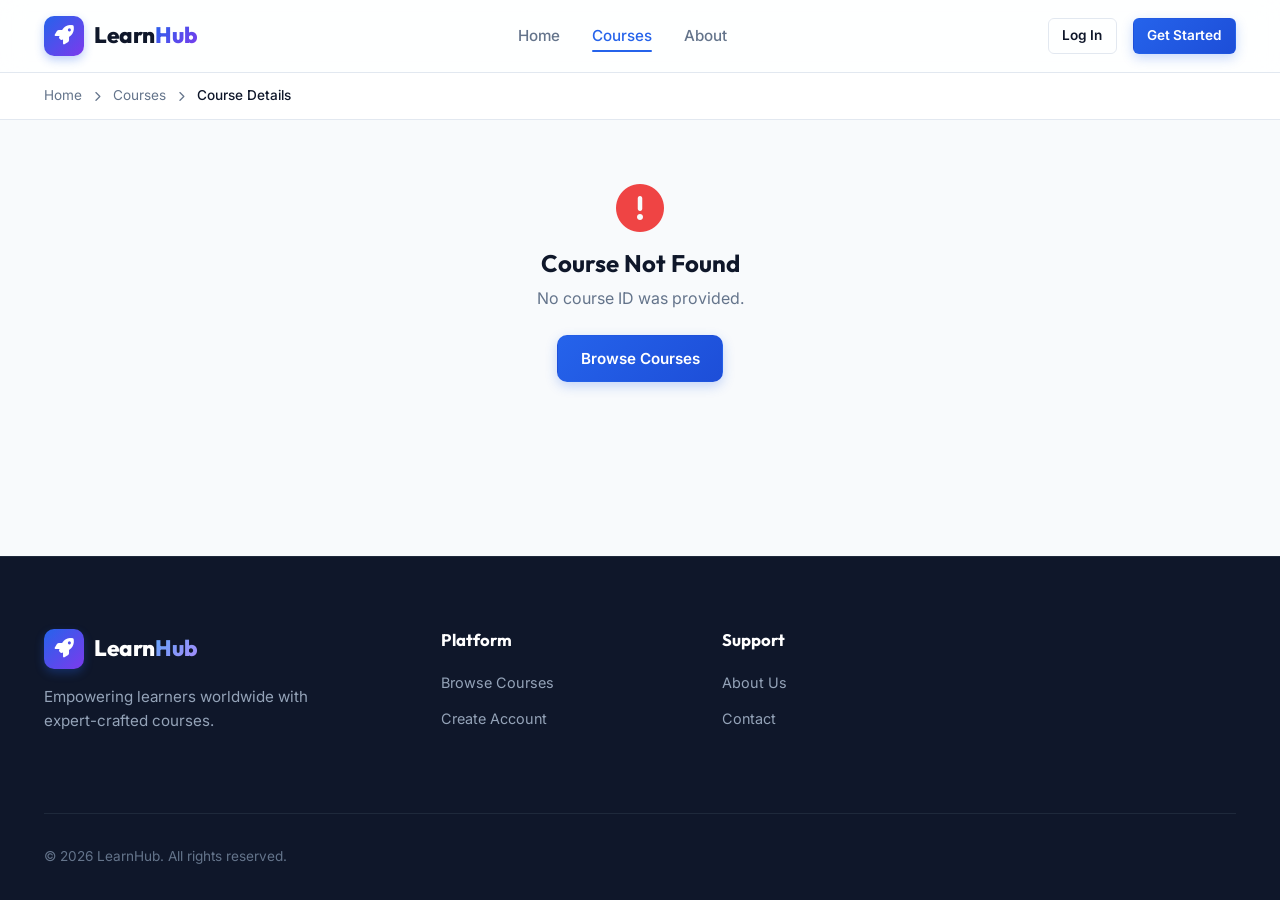
<file: online-learning-platform/frontend/course-details.html>
<!DOCTYPE html>
<html lang="en">
<head>
  <meta charset="UTF-8" />
  <meta name="viewport" content="width=device-width, initial-scale=1.0" />
  <title>Course Details – LearnHub</title>
  <meta name="description" content="View full course details, curriculum, instructor info, and enroll at LearnHub." />
  <link rel="preconnect" href="https://fonts.googleapis.com" />
  <link rel="preconnect" href="https://fonts.gstatic.com" crossorigin />
  <link href="https://fonts.googleapis.com/css2?family=Inter:wght@300;400;500;600;700&family=Outfit:wght@600;700;800;900&display=swap" rel="stylesheet" />
  <link rel="stylesheet" href="https://cdnjs.cloudflare.com/ajax/libs/font-awesome/6.6.0/css/all.min.css" />
  <link rel="stylesheet" href="css/style.css" />
</head>
<body>
  <nav class="navbar">
    <div class="container nav-container">
      <a href="index.html" class="brand-logo">
        <div class="logo-icon"><i class="fa-solid fa-rocket"></i></div>
        <span>Learn<span class="accent">Hub</span></span>
      </a>
      <ul class="nav-links">
        <li><a href="index.html" class="nav-link">Home</a></li>
        <li><a href="courses.html" class="nav-link active">Courses</a></li>
        <li><a href="index.html#about" class="nav-link">About</a></li>
      </ul>
      <div class="nav-auth" id="nav-auth-container">
        <div class="spinner" style="border-color:rgba(37,99,235,0.2);border-top-color:var(--primary);"></div>
      </div>
      <button class="nav-toggle"><i class="fa-solid fa-bars"></i></button>
    </div>
  </nav>

  <main>
    <!-- Breadcrumb -->
    <div style="background:#fff;border-bottom:1px solid var(--border);padding:0.75rem 0;">
      <div class="container" style="font-size:0.85rem;color:var(--text-muted);">
        <a href="index.html" style="color:var(--text-muted);">Home</a>
        <i class="fa-solid fa-chevron-right" style="font-size:0.65rem;margin:0 0.5rem;"></i>
        <a href="courses.html" style="color:var(--text-muted);">Courses</a>
        <i class="fa-solid fa-chevron-right" style="font-size:0.65rem;margin:0 0.5rem;"></i>
        <span style="color:var(--text-main);font-weight:500;">Course Details</span>
      </div>
    </div>

    <!-- All course detail content rendered by JS -->
    <div id="course-details-root"></div>
  </main>

  <footer class="footer">
    <div class="container">
      <div class="footer-grid">
        <div class="footer-about">
          <a href="index.html" class="brand-logo" style="color:#fff;">
            <div class="logo-icon"><i class="fa-solid fa-rocket"></i></div>
            <span>Learn<span style="background:linear-gradient(135deg,#60a5fa,#a78bfa);-webkit-background-clip:text;-webkit-text-fill-color:transparent;">Hub</span></span>
          </a>
          <p>Empowering learners worldwide with expert-crafted courses.</p>
        </div>
        <div class="footer-col"><h4>Platform</h4>
          <ul class="footer-links">
            <li><a href="courses.html">Browse Courses</a></li>
            <li><a href="register.html">Create Account</a></li>
          </ul>
        </div>
        <div class="footer-col"><h4>Support</h4>
          <ul class="footer-links">
            <li><a href="index.html#about">About Us</a></li>
            <li><a href="index.html#contact">Contact</a></li>
          </ul>
        </div>
        <div></div>
      </div>
      <div class="footer-bottom">
        <p>&copy; 2026 LearnHub. All rights reserved.</p>
      </div>
    </div>
  </footer>

  <div id="toast-container"></div>
  <script src="js/main.js"></script>
  <script src="js/courses.js"></script>
</body>
</html>
</file>
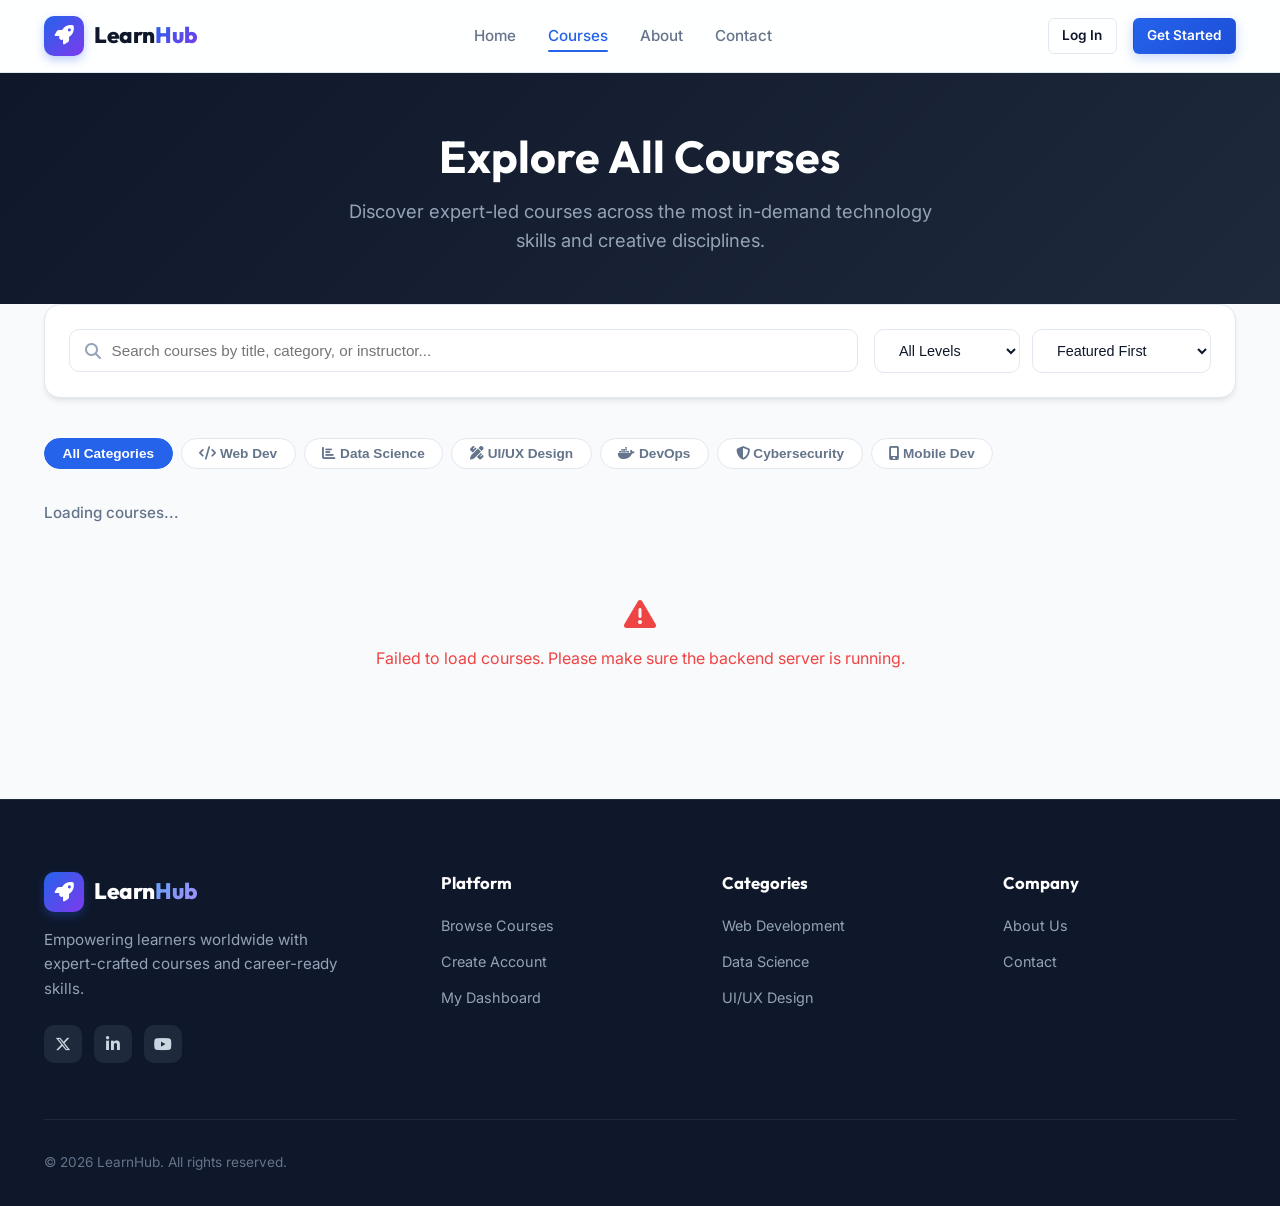
<file: online-learning-platform/frontend/courses.html>
<!DOCTYPE html>
<html lang="en">
<head>
  <meta charset="UTF-8" />
  <meta name="viewport" content="width=device-width, initial-scale=1.0" />
  <title>All Courses – LearnHub | Browse & Filter Expert Courses</title>
  <meta name="description" content="Browse LearnHub's full catalog of expert-led courses. Filter by category, difficulty, and sort by rating. Start learning today." />
  <link rel="preconnect" href="https://fonts.googleapis.com" />
  <link rel="preconnect" href="https://fonts.gstatic.com" crossorigin />
  <link href="https://fonts.googleapis.com/css2?family=Inter:wght@300;400;500;600;700&family=Outfit:wght@600;700;800;900&display=swap" rel="stylesheet" />
  <link rel="stylesheet" href="https://cdnjs.cloudflare.com/ajax/libs/font-awesome/6.6.0/css/all.min.css" />
  <link rel="stylesheet" href="css/style.css" />
</head>
<body>
  <!-- Navbar -->
  <nav class="navbar">
    <div class="container nav-container">
      <a href="index.html" class="brand-logo">
        <div class="logo-icon"><i class="fa-solid fa-rocket"></i></div>
        <span>Learn<span class="accent">Hub</span></span>
      </a>
      <ul class="nav-links">
        <li><a href="index.html" class="nav-link">Home</a></li>
        <li><a href="courses.html" class="nav-link active">Courses</a></li>
        <li><a href="index.html#about" class="nav-link">About</a></li>
        <li><a href="index.html#contact" class="nav-link">Contact</a></li>
      </ul>
      <div class="nav-auth" id="nav-auth-container">
        <div class="spinner" style="border-color:rgba(37,99,235,0.2);border-top-color:var(--primary);"></div>
      </div>
      <button class="nav-toggle"><i class="fa-solid fa-bars"></i></button>
    </div>
  </nav>

  <main>
    <!-- Page Header Banner -->
    <div class="page-header">
      <div class="container">
        <h1>Explore All Courses</h1>
        <p>Discover expert-led courses across the most in-demand technology skills and creative disciplines.</p>
      </div>
    </div>

    <section class="section" style="padding-top: 2rem;">
      <div class="container">
        <!-- Search & Filter Bar -->
        <div class="catalog-filter-bar">
          <div class="search-box">
            <i class="fa-solid fa-magnifying-glass"></i>
            <input type="text" id="catalog-search" class="search-input" placeholder="Search courses by title, category, or instructor..." />
          </div>

          <div class="filter-selects">
            <select id="filter-difficulty" class="select-control">
              <option value="all">All Levels</option>
              <option value="Beginner">Beginner</option>
              <option value="Intermediate">Intermediate</option>
              <option value="Advanced">Advanced</option>
              <option value="All Levels">Mixed Levels</option>
            </select>

            <select id="filter-sort" class="select-control">
              <option value="featured">Featured First</option>
              <option value="highest_rated">Highest Rated</option>
              <option value="newest">Newest</option>
              <option value="price_low">Price: Low to High</option>
              <option value="price_high">Price: High to Low</option>
            </select>
          </div>
        </div>

        <!-- Category Pills Filter -->
        <div class="category-pills">
          <button class="pill-btn active" data-category="all">All Categories</button>
          <button class="pill-btn" data-category="Web Development">
            <i class="fa-solid fa-code"></i> Web Dev
          </button>
          <button class="pill-btn" data-category="Data Science">
            <i class="fa-solid fa-chart-bar"></i> Data Science
          </button>
          <button class="pill-btn" data-category="UI/UX Design">
            <i class="fa-solid fa-pen-ruler"></i> UI/UX Design
          </button>
          <button class="pill-btn" data-category="Cloud & DevOps">
            <i class="fa-brands fa-docker"></i> DevOps
          </button>
          <button class="pill-btn" data-category="Cybersecurity">
            <i class="fa-solid fa-shield-halved"></i> Cybersecurity
          </button>
          <button class="pill-btn" data-category="Mobile Development">
            <i class="fa-solid fa-mobile-screen"></i> Mobile Dev
          </button>
        </div>

        <!-- Results Count -->
        <div style="display:flex;align-items:center;justify-content:space-between;margin-bottom:1.5rem;">
          <p id="results-count" style="color:var(--text-muted);font-size:0.95rem;font-weight:500;">Loading courses...</p>
        </div>

        <!-- Courses Grid -->
        <div class="courses-grid" id="courses-catalog-grid">
          <div style="grid-column:1/-1;text-align:center;padding:4rem;">
            <div class="spinner spinner-primary"></div>
            <p style="margin-top:1rem;color:var(--text-muted);">Loading your learning catalog...</p>
          </div>
        </div>
      </div>
    </section>
  </main>

  <!-- Footer -->
  <footer class="footer">
    <div class="container">
      <div class="footer-grid">
        <div class="footer-about">
          <a href="index.html" class="brand-logo" style="color:#fff;">
            <div class="logo-icon"><i class="fa-solid fa-rocket"></i></div>
            <span>Learn<span style="background:linear-gradient(135deg,#60a5fa,#a78bfa);-webkit-background-clip:text;-webkit-text-fill-color:transparent;">Hub</span></span>
          </a>
          <p>Empowering learners worldwide with expert-crafted courses and career-ready skills.</p>
          <div class="social-links">
            <a href="#" class="social-btn"><i class="fa-brands fa-x-twitter"></i></a>
            <a href="#" class="social-btn"><i class="fa-brands fa-linkedin-in"></i></a>
            <a href="#" class="social-btn"><i class="fa-brands fa-youtube"></i></a>
          </div>
        </div>
        <div class="footer-col"><h4>Platform</h4>
          <ul class="footer-links">
            <li><a href="courses.html">Browse Courses</a></li>
            <li><a href="register.html">Create Account</a></li>
            <li><a href="dashboard.html">My Dashboard</a></li>
          </ul>
        </div>
        <div class="footer-col"><h4>Categories</h4>
          <ul class="footer-links">
            <li><a href="courses.html?category=Web+Development">Web Development</a></li>
            <li><a href="courses.html?category=Data+Science">Data Science</a></li>
            <li><a href="courses.html?category=UI%2FUX+Design">UI/UX Design</a></li>
          </ul>
        </div>
        <div class="footer-col"><h4>Company</h4>
          <ul class="footer-links">
            <li><a href="index.html#about">About Us</a></li>
            <li><a href="index.html#contact">Contact</a></li>
          </ul>
        </div>
      </div>
      <div class="footer-bottom">
        <p>&copy; 2026 LearnHub. All rights reserved.</p>
      </div>
    </div>
  </footer>

  <div id="toast-container"></div>
  <script src="js/main.js"></script>
  <script src="js/courses.js"></script>
</body>
</html>
</file>
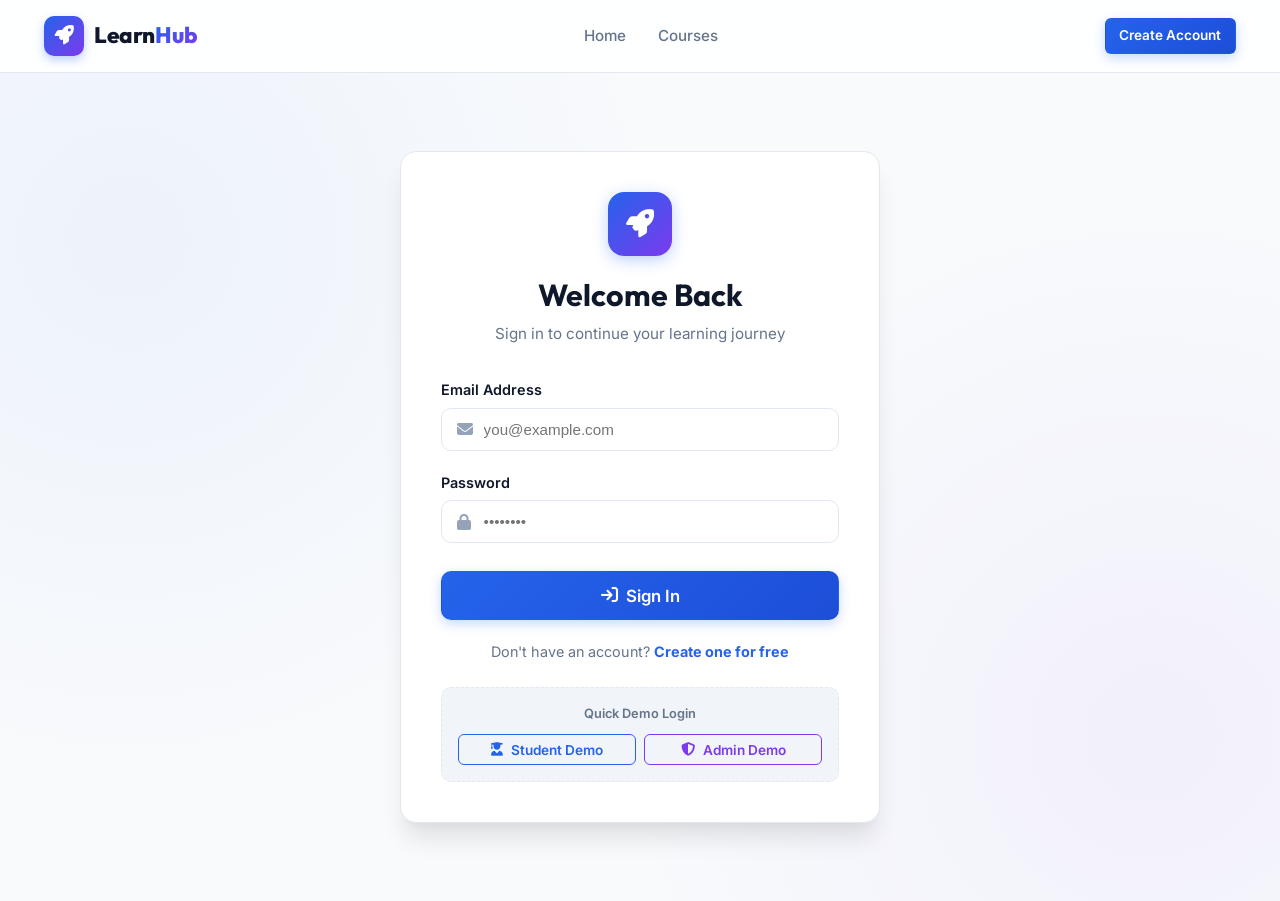
<file: online-learning-platform/frontend/lesson.html>
<!DOCTYPE html>
<html lang="en">
<head>
  <meta charset="UTF-8" />
  <meta name="viewport" content="width=device-width, initial-scale=1.0" />
  <title>Classroom – LearnHub</title>
  <meta name="description" content="Watch lessons and track your progress in the LearnHub interactive classroom." />
  <link rel="preconnect" href="https://fonts.googleapis.com" />
  <link rel="preconnect" href="https://fonts.gstatic.com" crossorigin />
  <link href="https://fonts.googleapis.com/css2?family=Inter:wght@300;400;500;600;700&family=Outfit:wght@600;700;800;900&display=swap" rel="stylesheet" />
  <link rel="stylesheet" href="https://cdnjs.cloudflare.com/ajax/libs/font-awesome/6.6.0/css/all.min.css" />
  <link rel="stylesheet" href="css/style.css" />
  <style>
    /* Remove body bottom padding for full-screen classroom feel */
    body { overflow: hidden; }
    main { overflow: hidden; }
    .classroom-layout { height: calc(100vh - 72px); }
    @media (max-width: 992px) {
      body { overflow: auto; }
      main { overflow: auto; }
      .classroom-layout { height: auto; }
    }
  </style>
</head>
<body>
  <!-- Minimal Classroom Navbar -->
  <nav class="navbar" style="position:fixed;top:0;left:0;right:0;z-index:1000;">
    <div class="container nav-container">
      <a href="index.html" class="brand-logo">
        <div class="logo-icon"><i class="fa-solid fa-rocket"></i></div>
        <span>Learn<span class="accent">Hub</span></span>
      </a>
      <div style="display:flex;align-items:center;gap:1rem;">
        <a href="dashboard.html" class="btn btn-sm btn-outline-primary">
          <i class="fa-solid fa-arrow-left"></i> My Dashboard
        </a>
        <div id="nav-auth-container">
          <div class="spinner" style="border-color:rgba(37,99,235,0.2);border-top-color:var(--primary);"></div>
        </div>
      </div>
    </div>
  </nav>

  <main style="padding-top:72px;">
    <!-- All classroom content rendered by lesson.js -->
    <div id="classroom-root">
      <div style="text-align:center;padding:8rem 0;background:#0f172a;min-height:calc(100vh - 72px);color:#fff;">
        <div class="spinner" style="border-color:rgba(255,255,255,0.2);border-top-color:#fff;width:48px;height:48px;border-width:3px;"></div>
        <p style="margin-top:1.5rem;color:#94a3b8;">Preparing your classroom...</p>
      </div>
    </div>
  </main>

  <div id="toast-container"></div>
  <script src="js/main.js"></script>
  <script src="js/lesson.js"></script>
</body>
</html>
</file>
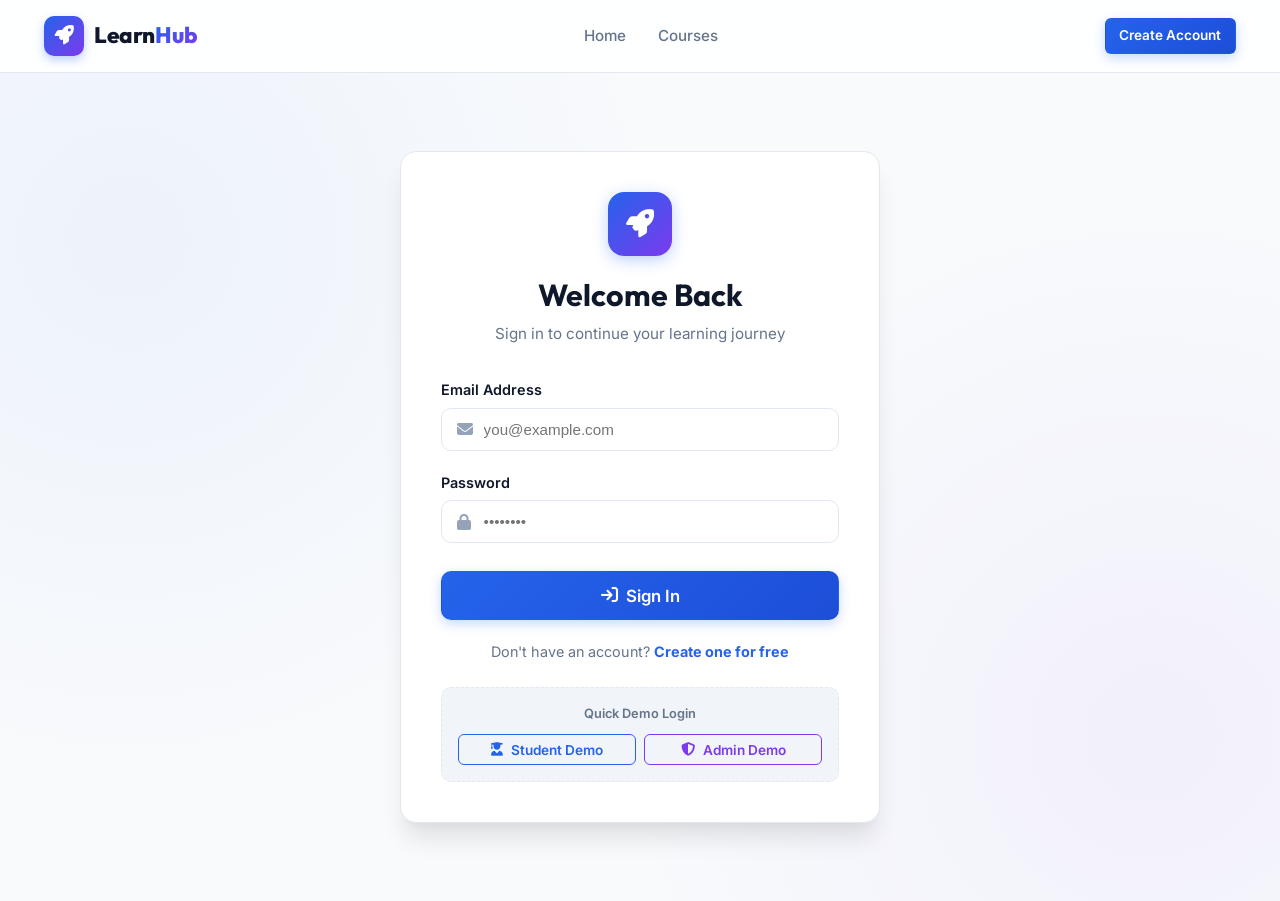
<file: online-learning-platform/frontend/login.html>
<!DOCTYPE html>
<html lang="en">
<head>
  <meta charset="UTF-8" />
  <meta name="viewport" content="width=device-width, initial-scale=1.0" />
  <title>Sign In – LearnHub</title>
  <meta name="description" content="Sign in to your LearnHub account to continue learning." />
  <link rel="preconnect" href="https://fonts.googleapis.com" />
  <link rel="preconnect" href="https://fonts.gstatic.com" crossorigin />
  <link href="https://fonts.googleapis.com/css2?family=Inter:wght@300;400;500;600;700&family=Outfit:wght@600;700;800;900&display=swap" rel="stylesheet" />
  <link rel="stylesheet" href="https://cdnjs.cloudflare.com/ajax/libs/font-awesome/6.6.0/css/all.min.css" />
  <link rel="stylesheet" href="css/style.css" />
</head>
<body>
  <nav class="navbar">
    <div class="container nav-container">
      <a href="index.html" class="brand-logo">
        <div class="logo-icon"><i class="fa-solid fa-rocket"></i></div>
        <span>Learn<span class="accent">Hub</span></span>
      </a>
      <ul class="nav-links">
        <li><a href="index.html" class="nav-link">Home</a></li>
        <li><a href="courses.html" class="nav-link">Courses</a></li>
      </ul>
      <div class="nav-auth">
        <a href="register.html" class="btn btn-primary btn-sm">Create Account</a>
      </div>
      <button class="nav-toggle"><i class="fa-solid fa-bars"></i></button>
    </div>
  </nav>

  <main>
    <div class="auth-wrapper">
      <div class="auth-card">
        <div class="auth-header">
          <div style="width:64px;height:64px;border-radius:var(--radius-lg);background:linear-gradient(135deg,var(--primary),var(--secondary));display:flex;align-items:center;justify-content:center;margin:0 auto 1.25rem;box-shadow:0 4px 15px rgba(37,99,235,0.3);">
            <i class="fa-solid fa-rocket" style="font-size:1.75rem;color:#fff;"></i>
          </div>
          <h2>Welcome Back</h2>
          <p>Sign in to continue your learning journey</p>
        </div>

        <form id="login-form" novalidate>
          <div class="form-group">
            <label class="form-label" for="login-email">Email Address</label>
            <div class="input-icon-wrap">
              <i class="fa-solid fa-envelope"></i>
              <input type="email" id="login-email" class="form-control" placeholder="you@example.com" autocomplete="email" required />
            </div>
          </div>

          <div class="form-group">
            <label class="form-label" for="login-password">Password</label>
            <div class="input-icon-wrap">
              <i class="fa-solid fa-lock"></i>
              <input type="password" id="login-password" class="form-control" placeholder="••••••••" autocomplete="current-password" required />
            </div>
          </div>

          <button type="submit" id="login-submit-btn" class="btn btn-primary btn-block btn-lg" style="margin-top:0.5rem;">
            <i class="fa-solid fa-arrow-right-to-bracket"></i> Sign In
          </button>
        </form>

        <p style="text-align:center;margin-top:1.25rem;font-size:0.9rem;color:var(--text-muted);">
          Don't have an account?
          <a href="register.html" style="font-weight:700;">Create one for free</a>
        </p>

        <!-- Demo Quick-Login -->
        <div class="demo-login-box">
          <p>Quick Demo Login</p>
          <div class="demo-buttons-wrap">
            <button onclick="fillDemoCredentials('student')" class="btn btn-sm btn-outline-primary btn-block">
              <i class="fa-solid fa-user-graduate"></i> Student Demo
            </button>
            <button onclick="fillDemoCredentials('admin')" class="btn btn-sm btn-outline btn-block" style="border-color:var(--secondary);color:var(--secondary);">
              <i class="fa-solid fa-shield-halved"></i> Admin Demo
            </button>
          </div>
        </div>
      </div>
    </div>
  </main>

  <div id="toast-container"></div>
  <script src="js/main.js"></script>
  <script src="js/auth.js"></script>
</body>
</html>
</file>
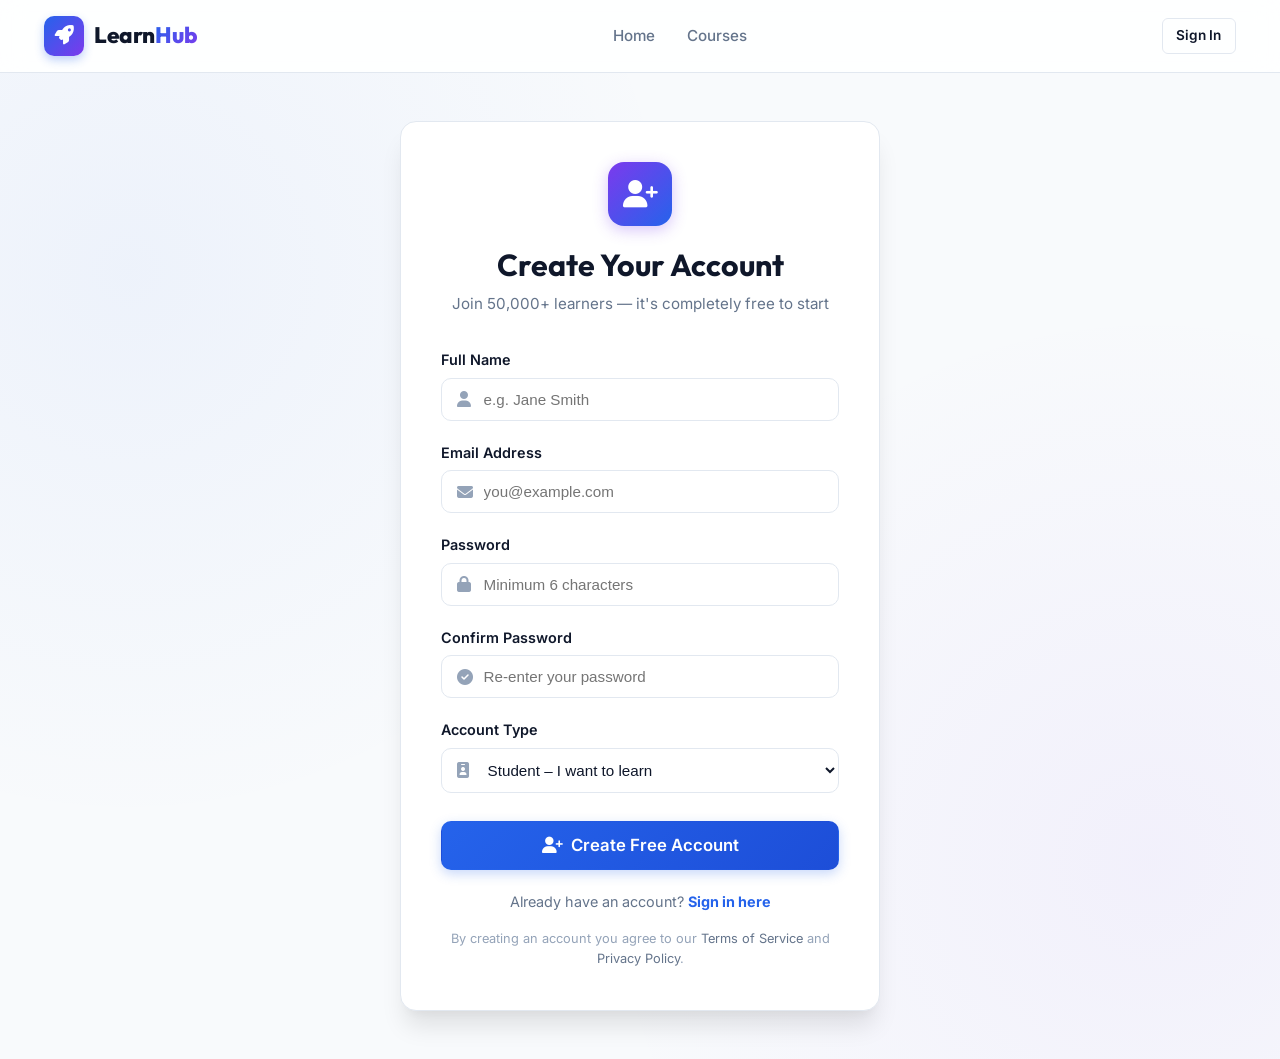
<file: online-learning-platform/frontend/register.html>
<!DOCTYPE html>
<html lang="en">
<head>
  <meta charset="UTF-8" />
  <meta name="viewport" content="width=device-width, initial-scale=1.0" />
  <title>Create Account – LearnHub</title>
  <meta name="description" content="Register for free on LearnHub and start your learning journey today." />
  <link rel="preconnect" href="https://fonts.googleapis.com" />
  <link rel="preconnect" href="https://fonts.gstatic.com" crossorigin />
  <link href="https://fonts.googleapis.com/css2?family=Inter:wght@300;400;500;600;700&family=Outfit:wght@600;700;800;900&display=swap" rel="stylesheet" />
  <link rel="stylesheet" href="https://cdnjs.cloudflare.com/ajax/libs/font-awesome/6.6.0/css/all.min.css" />
  <link rel="stylesheet" href="css/style.css" />
</head>
<body>
  <nav class="navbar">
    <div class="container nav-container">
      <a href="index.html" class="brand-logo">
        <div class="logo-icon"><i class="fa-solid fa-rocket"></i></div>
        <span>Learn<span class="accent">Hub</span></span>
      </a>
      <ul class="nav-links">
        <li><a href="index.html" class="nav-link">Home</a></li>
        <li><a href="courses.html" class="nav-link">Courses</a></li>
      </ul>
      <div class="nav-auth">
        <a href="login.html" class="btn btn-outline btn-sm">Sign In</a>
      </div>
      <button class="nav-toggle"><i class="fa-solid fa-bars"></i></button>
    </div>
  </nav>

  <main>
    <div class="auth-wrapper">
      <div class="auth-card">
        <div class="auth-header">
          <div style="width:64px;height:64px;border-radius:var(--radius-lg);background:linear-gradient(135deg,var(--secondary),var(--primary));display:flex;align-items:center;justify-content:center;margin:0 auto 1.25rem;box-shadow:0 4px 15px rgba(124,58,237,0.3);">
            <i class="fa-solid fa-user-plus" style="font-size:1.75rem;color:#fff;"></i>
          </div>
          <h2>Create Your Account</h2>
          <p>Join 50,000+ learners — it's completely free to start</p>
        </div>

        <form id="register-form" novalidate>
          <div class="form-group">
            <label class="form-label" for="reg-name">Full Name</label>
            <div class="input-icon-wrap">
              <i class="fa-solid fa-user"></i>
              <input type="text" id="reg-name" class="form-control" placeholder="e.g. Jane Smith" autocomplete="name" required />
            </div>
          </div>

          <div class="form-group">
            <label class="form-label" for="reg-email">Email Address</label>
            <div class="input-icon-wrap">
              <i class="fa-solid fa-envelope"></i>
              <input type="email" id="reg-email" class="form-control" placeholder="you@example.com" autocomplete="email" required />
            </div>
          </div>

          <div class="form-group">
            <label class="form-label" for="reg-password">Password</label>
            <div class="input-icon-wrap">
              <i class="fa-solid fa-lock"></i>
              <input type="password" id="reg-password" class="form-control" placeholder="Minimum 6 characters" autocomplete="new-password" required />
            </div>
          </div>

          <div class="form-group">
            <label class="form-label" for="reg-confirm-password">Confirm Password</label>
            <div class="input-icon-wrap">
              <i class="fa-solid fa-check-circle"></i>
              <input type="password" id="reg-confirm-password" class="form-control" placeholder="Re-enter your password" autocomplete="new-password" required />
            </div>
          </div>

          <div class="form-group">
            <label class="form-label" for="reg-role">Account Type</label>
            <div class="input-icon-wrap">
              <i class="fa-solid fa-id-badge"></i>
              <select id="reg-role" class="form-control select-control" style="padding-left:2.6rem;">
                <option value="student">Student – I want to learn</option>
                <option value="admin">Admin – I want to manage courses</option>
              </select>
            </div>
          </div>

          <button type="submit" id="register-submit-btn" class="btn btn-primary btn-block btn-lg" style="margin-top:0.5rem;">
            <i class="fa-solid fa-user-plus"></i> Create Free Account
          </button>
        </form>

        <p style="text-align:center;margin-top:1.25rem;font-size:0.9rem;color:var(--text-muted);">
          Already have an account?
          <a href="login.html" style="font-weight:700;">Sign in here</a>
        </p>

        <p style="text-align:center;margin-top:1rem;font-size:0.8rem;color:var(--text-light);">
          By creating an account you agree to our
          <a href="#" style="color:var(--text-muted);">Terms of Service</a> and
          <a href="#" style="color:var(--text-muted);">Privacy Policy</a>.
        </p>
      </div>
    </div>
  </main>

  <div id="toast-container"></div>
  <script src="js/main.js"></script>
  <script src="js/auth.js"></script>
</body>
</html>
</file>
<file: online-learning-platform/frontend/css/style.css>
/* ==========================================================================
   LearnHub - Modern Online Learning Platform Stylesheet
   Color Palette: Deep Royal Blue, Electric Indigo, Slate, Purple Accents
   ========================================================================== */

:root {
  /* Brand Colors */
  --primary: #2563eb;
  --primary-hover: #1d4ed8;
  --primary-light: #eff6ff;
  --secondary: #7c3aed;
  --secondary-hover: #6d28d9;
  --secondary-light: #f5f3ff;
  --accent: #06b6d4;
  --accent-light: #ecfeff;
  
  /* Status Colors */
  --success: #10b981;
  --success-light: #ecfdf5;
  --warning: #f59e0b;
  --warning-light: #fffbeb;
  --danger: #ef4444;
  --danger-light: #fef2f2;
  
  /* Neutral Palette */
  --bg-body: #f8fafc;
  --bg-card: #ffffff;
  --bg-alt: #f1f5f9;
  --text-main: #0f172a;
  --text-muted: #64748b;
  --text-light: #94a3b8;
  --border: #e2e8f0;
  --border-focus: #3b82f6;
  
  /* Glassmorphism & Elevation */
  --shadow-sm: 0 1px 2px 0 rgba(0, 0, 0, 0.05);
  --shadow-md: 0 4px 6px -1px rgba(0, 0, 0, 0.08), 0 2px 4px -2px rgba(0, 0, 0, 0.05);
  --shadow-lg: 0 10px 15px -3px rgba(0, 0, 0, 0.08), 0 4px 6px -4px rgba(0, 0, 0, 0.04);
  --shadow-xl: 0 20px 25px -5px rgba(0, 0, 0, 0.1), 0 8px 10px -6px rgba(0, 0, 0, 0.04);
  --glass-bg: rgba(255, 255, 255, 0.85);
  --glass-border: rgba(255, 255, 255, 0.3);
  
  /* Typography & Radius */
  --font-sans: 'Inter', -apple-system, BlinkMacSystemFont, 'Segoe UI', Roboto, sans-serif;
  --font-heading: 'Outfit', 'Inter', sans-serif;
  --radius-sm: 6px;
  --radius-md: 10px;
  --radius-lg: 16px;
  --radius-full: 9999px;
  
  --transition: all 0.25s cubic-bezier(0.4, 0, 0.2, 1);
}

/* Base Reset */
*, *::before, *::after {
  box-sizing: border-box;
  margin: 0;
  padding: 0;
}

html {
  scroll-behavior: smooth;
  font-size: 16px;
}

body {
  font-family: var(--font-sans);
  background-color: var(--bg-body);
  color: var(--text-main);
  line-height: 1.6;
  min-height: 100vh;
  display: flex;
  flex-direction: column;
  -webkit-font-smoothing: antialiased;
}

main {
  flex: 1;
}

h1, h2, h3, h4, h5, h6 {
  font-family: var(--font-heading);
  font-weight: 700;
  line-height: 1.25;
  color: var(--text-main);
}

a {
  color: var(--primary);
  text-decoration: none;
  transition: var(--transition);
}

a:hover {
  color: var(--primary-hover);
}

img {
  max-width: 100%;
  height: auto;
  display: block;
}

/* Layout Container */
.container {
  width: 100%;
  max-width: 1240px;
  margin: 0 auto;
  padding: 0 1.5rem;
}

/* ==========================================================================
   Navigation Bar
   ========================================================================== */
.navbar {
  position: sticky;
  top: 0;
  z-index: 1000;
  background: var(--glass-bg);
  backdrop-filter: blur(12px);
  -webkit-backdrop-filter: blur(12px);
  border-bottom: 1px solid var(--border);
  transition: var(--transition);
}

.nav-container {
  display: flex;
  align-items: center;
  justify-content: space-between;
  height: 72px;
}

.brand-logo {
  display: flex;
  align-items: center;
  gap: 0.6rem;
  font-family: var(--font-heading);
  font-size: 1.4rem;
  font-weight: 800;
  color: var(--text-main);
}

.brand-logo .logo-icon {
  width: 40px;
  height: 40px;
  border-radius: var(--radius-md);
  background: linear-gradient(135deg, var(--primary), var(--secondary));
  display: flex;
  align-items: center;
  justify-content: center;
  color: #fff;
  font-size: 1.2rem;
  box-shadow: 0 4px 10px rgba(37, 99, 235, 0.3);
}

.brand-logo span.accent {
  background: linear-gradient(135deg, var(--primary), var(--secondary));
  -webkit-background-clip: text;
  -webkit-text-fill-color: transparent;
}

.nav-links {
  display: flex;
  align-items: center;
  gap: 2rem;
  list-style: none;
}

.nav-link {
  font-size: 0.95rem;
  font-weight: 500;
  color: var(--text-muted);
  position: relative;
  padding: 0.4rem 0;
}

.nav-link:hover, .nav-link.active {
  color: var(--primary);
}

.nav-link.active::after {
  content: '';
  position: absolute;
  bottom: 0;
  left: 0;
  width: 100%;
  height: 2px;
  background: var(--primary);
  border-radius: var(--radius-full);
}

.nav-auth {
  display: flex;
  align-items: center;
  gap: 1rem;
}

/* User Profile Badge in Nav */
.user-menu-btn {
  display: flex;
  align-items: center;
  gap: 0.6rem;
  padding: 0.4rem 0.8rem;
  background: var(--bg-alt);
  border-radius: var(--radius-full);
  border: 1px solid var(--border);
  cursor: pointer;
  transition: var(--transition);
}

.user-menu-btn:hover {
  background: var(--primary-light);
  border-color: var(--primary);
}

.user-avatar {
  width: 32px;
  height: 32px;
  border-radius: 50%;
  object-fit: cover;
  border: 2px solid #fff;
}

.user-name {
  font-size: 0.9rem;
  font-weight: 600;
  color: var(--text-main);
}

.nav-toggle {
  display: none;
  background: none;
  border: none;
  font-size: 1.4rem;
  color: var(--text-main);
  cursor: pointer;
}

/* ==========================================================================
   Buttons & UI Elements
   ========================================================================== */
.btn {
  display: inline-flex;
  align-items: center;
  justify-content: center;
  gap: 0.5rem;
  font-family: var(--font-sans);
  font-size: 0.95rem;
  font-weight: 600;
  padding: 0.65rem 1.4rem;
  border-radius: var(--radius-md);
  border: 1px solid transparent;
  cursor: pointer;
  transition: var(--transition);
  text-decoration: none;
  white-space: nowrap;
}

.btn-primary {
  background: linear-gradient(135deg, var(--primary), var(--primary-hover));
  color: #fff;
  box-shadow: 0 4px 12px rgba(37, 99, 235, 0.25);
}

.btn-primary:hover {
  color: #fff;
  background: linear-gradient(135deg, var(--primary-hover), #172554);
  transform: translateY(-1px);
  box-shadow: 0 6px 16px rgba(37, 99, 235, 0.35);
}

.btn-secondary {
  background: linear-gradient(135deg, var(--secondary), var(--secondary-hover));
  color: #fff;
  box-shadow: 0 4px 12px rgba(124, 58, 237, 0.25);
}

.btn-secondary:hover {
  color: #fff;
  transform: translateY(-1px);
  box-shadow: 0 6px 16px rgba(124, 58, 237, 0.35);
}

.btn-outline {
  background: transparent;
  border-color: var(--border);
  color: var(--text-main);
}

.btn-outline:hover {
  background: var(--bg-alt);
  border-color: var(--text-muted);
  color: var(--text-main);
}

.btn-outline-primary {
  background: transparent;
  border-color: var(--primary);
  color: var(--primary);
}

.btn-outline-primary:hover {
  background: var(--primary-light);
  color: var(--primary-hover);
}

.btn-danger {
  background: var(--danger);
  color: #fff;
}

.btn-danger:hover {
  background: #dc2626;
  color: #fff;
}

.btn-sm {
  padding: 0.4rem 0.85rem;
  font-size: 0.85rem;
  border-radius: var(--radius-sm);
}

.btn-lg {
  padding: 0.85rem 1.8rem;
  font-size: 1.05rem;
  border-radius: var(--radius-md);
}

.btn-block {
  width: 100%;
}

.btn:disabled {
  opacity: 0.6;
  cursor: not-allowed;
  transform: none !important;
}

/* Badges */
.badge {
  display: inline-flex;
  align-items: center;
  gap: 0.3rem;
  font-size: 0.75rem;
  font-weight: 700;
  padding: 0.25rem 0.65rem;
  border-radius: var(--radius-full);
  text-transform: uppercase;
  letter-spacing: 0.05em;
}

.badge-primary { background: var(--primary-light); color: var(--primary); }
.badge-secondary { background: var(--secondary-light); color: var(--secondary); }
.badge-success { background: var(--success-light); color: var(--success); }
.badge-warning { background: var(--warning-light); color: var(--warning); }
.badge-danger { background: var(--danger-light); color: var(--danger); }
.badge-featured {
  background: linear-gradient(135deg, #f59e0b, #d97706);
  color: #fff;
}

/* ==========================================================================
   Toast Notifications
   ========================================================================== */
#toast-container {
  position: fixed;
  top: 1.5rem;
  right: 1.5rem;
  z-index: 9999;
  display: flex;
  flex-direction: column;
  gap: 0.75rem;
  pointer-events: none;
}

.toast {
  pointer-events: auto;
  min-width: 320px;
  max-width: 420px;
  padding: 1rem 1.25rem;
  background: #fff;
  border-radius: var(--radius-md);
  box-shadow: var(--shadow-xl);
  display: flex;
  align-items: flex-start;
  gap: 0.8rem;
  border-left: 4px solid var(--primary);
  animation: slideInRight 0.3s ease forwards;
  transition: var(--transition);
}

.toast.toast-success { border-left-color: var(--success); }
.toast.toast-error { border-left-color: var(--danger); }
.toast.toast-info { border-left-color: var(--accent); }
.toast.toast-warning { border-left-color: var(--warning); }

.toast-icon {
  font-size: 1.2rem;
  margin-top: 2px;
}
.toast-success .toast-icon { color: var(--success); }
.toast-error .toast-icon { color: var(--danger); }
.toast-info .toast-icon { color: var(--accent); }
.toast-warning .toast-icon { color: var(--warning); }

.toast-body {
  flex: 1;
}

.toast-title {
  font-weight: 700;
  font-size: 0.9rem;
  margin-bottom: 0.15rem;
}

.toast-message {
  font-size: 0.85rem;
  color: var(--text-muted);
}

.toast-close {
  background: none;
  border: none;
  color: var(--text-light);
  cursor: pointer;
  font-size: 0.9rem;
}

.toast-close:hover {
  color: var(--text-main);
}

@keyframes slideInRight {
  from {
    opacity: 0;
    transform: translateX(50px);
  }
  to {
    opacity: 1;
    transform: translateX(0);
  }
}

/* ==========================================================================
   Hero Section (Home Page)
   ========================================================================== */
.hero {
  position: relative;
  padding: 5rem 0 4rem;
  overflow: hidden;
  background: radial-gradient(circle at 10% 20%, rgba(37, 99, 235, 0.08) 0%, transparent 40%),
              radial-gradient(circle at 90% 80%, rgba(124, 58, 237, 0.08) 0%, transparent 40%);
}

.hero-grid {
  display: grid;
  grid-template-columns: 1.15fr 0.85fr;
  align-items: center;
  gap: 3.5rem;
}

.hero-tag {
  display: inline-flex;
  align-items: center;
  gap: 0.5rem;
  padding: 0.4rem 1rem;
  background: var(--primary-light);
  border: 1px solid rgba(37, 99, 235, 0.2);
  border-radius: var(--radius-full);
  color: var(--primary);
  font-size: 0.85rem;
  font-weight: 700;
  margin-bottom: 1.5rem;
}

.hero-title {
  font-size: 3.4rem;
  letter-spacing: -0.03em;
  line-height: 1.15;
  margin-bottom: 1.5rem;
}

.hero-title span.highlight {
  background: linear-gradient(135deg, var(--primary) 0%, var(--secondary) 100%);
  -webkit-background-clip: text;
  -webkit-text-fill-color: transparent;
}

.hero-description {
  font-size: 1.15rem;
  color: var(--text-muted);
  margin-bottom: 2rem;
  max-width: 580px;
}

.hero-actions {
  display: flex;
  align-items: center;
  gap: 1rem;
  flex-wrap: wrap;
  margin-bottom: 2.5rem;
}

.hero-stats {
  display: flex;
  align-items: center;
  gap: 2.5rem;
  padding-top: 1.5rem;
  border-top: 1px solid var(--border);
}

.stat-item .stat-num {
  font-family: var(--font-heading);
  font-size: 1.8rem;
  font-weight: 800;
  color: var(--text-main);
  line-height: 1;
}

.stat-item .stat-label {
  font-size: 0.85rem;
  color: var(--text-muted);
  margin-top: 0.3rem;
}

/* Hero Right Visuals */
.hero-visual {
  position: relative;
}

.hero-image-wrapper {
  position: relative;
  border-radius: var(--radius-lg);
  overflow: hidden;
  box-shadow: var(--shadow-xl);
  border: 4px solid #fff;
}

.hero-image-wrapper img {
  width: 100%;
  height: 440px;
  object-fit: cover;
  transition: transform 0.5s ease;
}

.hero-image-wrapper:hover img {
  transform: scale(1.03);
}

.floating-badge {
  position: absolute;
  background: var(--glass-bg);
  backdrop-filter: blur(12px);
  padding: 0.85rem 1.25rem;
  border-radius: var(--radius-md);
  box-shadow: var(--shadow-lg);
  border: 1px solid var(--glass-border);
  display: flex;
  align-items: center;
  gap: 0.8rem;
  animation: floatSlow 4s ease-in-out infinite;
}

.floating-badge.badge-top {
  top: -20px;
  right: -20px;
  animation-delay: 0s;
}

.floating-badge.badge-bottom {
  bottom: -20px;
  left: -20px;
  animation-delay: 2s;
}

.floating-badge .badge-icon {
  width: 42px;
  height: 42px;
  border-radius: var(--radius-md);
  display: flex;
  align-items: center;
  justify-content: center;
  color: #fff;
  font-size: 1.2rem;
}

.badge-top .badge-icon { background: var(--success); }
.badge-bottom .badge-icon { background: var(--secondary); }

.floating-badge h5 {
  font-size: 0.95rem;
  margin-bottom: 0.1rem;
}

.floating-badge p {
  font-size: 0.75rem;
  color: var(--text-muted);
}

@keyframes floatSlow {
  0%, 100% { transform: translateY(0); }
  50% { transform: translateY(-8px); }
}

/* ==========================================================================
   Section Headers & Cards
   ========================================================================== */
.section {
  padding: 5rem 0;
}

.section-alt {
  background-color: var(--bg-alt);
}

.section-header {
  text-align: center;
  max-width: 680px;
  margin: 0 auto 3.5rem;
}

.section-tag {
  color: var(--primary);
  font-size: 0.85rem;
  font-weight: 700;
  text-transform: uppercase;
  letter-spacing: 0.08em;
  margin-bottom: 0.5rem;
}

.section-title {
  font-size: 2.3rem;
  margin-bottom: 1rem;
}

.section-subtitle {
  font-size: 1.05rem;
  color: var(--text-muted);
}

/* Course Cards Grid */
.courses-grid {
  display: grid;
  grid-template-columns: repeat(auto-fill, minmax(320px, 1fr));
  gap: 2rem;
}

.course-card {
  background: var(--bg-card);
  border-radius: var(--radius-lg);
  border: 1px solid var(--border);
  overflow: hidden;
  box-shadow: var(--shadow-sm);
  display: flex;
  flex-direction: column;
  transition: var(--transition);
  position: relative;
}

.course-card:hover {
  transform: translateY(-6px);
  box-shadow: var(--shadow-xl);
  border-color: rgba(37, 99, 235, 0.3);
}

.card-thumbnail-wrap {
  position: relative;
  height: 200px;
  overflow: hidden;
}

.card-thumbnail-wrap img {
  width: 100%;
  height: 100%;
  object-fit: cover;
  transition: transform 0.5s ease;
}

.course-card:hover .card-thumbnail-wrap img {
  transform: scale(1.05);
}

.card-category-badge {
  position: absolute;
  top: 1rem;
  left: 1rem;
  background: rgba(15, 23, 42, 0.75);
  backdrop-filter: blur(4px);
  color: #fff;
  padding: 0.3rem 0.7rem;
  border-radius: var(--radius-full);
  font-size: 0.75rem;
  font-weight: 600;
}

.card-featured-badge {
  position: absolute;
  top: 1rem;
  right: 1rem;
}

.card-content {
  padding: 1.5rem;
  display: flex;
  flex-direction: column;
  flex: 1;
}

.card-meta {
  display: flex;
  align-items: center;
  justify-content: space-between;
  margin-bottom: 0.8rem;
  font-size: 0.8rem;
  color: var(--text-muted);
}

.card-meta span {
  display: flex;
  align-items: center;
  gap: 0.35rem;
}

.course-card .card-title {
  font-size: 1.2rem;
  margin-bottom: 0.6rem;
  line-height: 1.4;
  color: var(--text-main);
  transition: var(--transition);
}

.course-card:hover .card-title {
  color: var(--primary);
}

.card-desc {
  font-size: 0.9rem;
  color: var(--text-muted);
  margin-bottom: 1.25rem;
  line-height: 1.5;
  display: -webkit-box;
  -webkit-line-clamp: 2;
  -webkit-box-orient: vertical;
  overflow: hidden;
}

.card-instructor {
  display: flex;
  align-items: center;
  gap: 0.7rem;
  margin-bottom: 1.25rem;
  padding-bottom: 1rem;
  border-bottom: 1px solid var(--border);
}

.card-instructor img {
  width: 32px;
  height: 32px;
  border-radius: 50%;
  object-fit: cover;
}

.card-instructor .inst-info {
  font-size: 0.85rem;
}

.card-instructor .inst-name {
  font-weight: 600;
  color: var(--text-main);
}

.card-footer {
  margin-top: auto;
  display: flex;
  align-items: center;
  justify-content: space-between;
}

.card-price {
  font-family: var(--font-heading);
  font-size: 1.35rem;
  font-weight: 800;
  color: var(--primary);
}

.card-rating {
  display: flex;
  align-items: center;
  gap: 0.3rem;
  font-size: 0.85rem;
  font-weight: 700;
}

.rating-stars {
  color: #f59e0b;
}

/* ==========================================================================
   Categories & Features
   ========================================================================== */
.categories-grid {
  display: grid;
  grid-template-columns: repeat(auto-fill, minmax(260px, 1fr));
  gap: 1.5rem;
}

.category-card {
  background: var(--bg-card);
  padding: 1.75rem;
  border-radius: var(--radius-lg);
  border: 1px solid var(--border);
  box-shadow: var(--shadow-sm);
  transition: var(--transition);
  display: flex;
  align-items: center;
  gap: 1.25rem;
  cursor: pointer;
}

.category-card:hover {
  transform: translateY(-4px);
  border-color: var(--primary);
  box-shadow: var(--shadow-md);
  background: #fff;
}

.category-icon {
  width: 54px;
  height: 54px;
  border-radius: var(--radius-md);
  background: var(--primary-light);
  color: var(--primary);
  display: flex;
  align-items: center;
  justify-content: center;
  font-size: 1.5rem;
  transition: var(--transition);
  flex-shrink: 0;
}

.category-card:hover .category-icon {
  background: var(--primary);
  color: #fff;
}

.category-info h4 {
  font-size: 1.05rem;
  margin-bottom: 0.2rem;
}

.category-info p {
  font-size: 0.85rem;
  color: var(--text-muted);
}

/* Why LearnHub Features */
.features-grid {
  display: grid;
  grid-template-columns: repeat(auto-fit, minmax(250px, 1fr));
  gap: 2rem;
}

.feature-box {
  background: var(--bg-card);
  padding: 2.25rem 1.75rem;
  border-radius: var(--radius-lg);
  border: 1px solid var(--border);
  box-shadow: var(--shadow-sm);
  transition: var(--transition);
  text-align: left;
}

.feature-box:hover {
  transform: translateY(-5px);
  box-shadow: var(--shadow-lg);
  border-color: var(--border-focus);
}

.feature-icon-box {
  width: 58px;
  height: 58px;
  border-radius: var(--radius-md);
  display: flex;
  align-items: center;
  justify-content: center;
  font-size: 1.6rem;
  margin-bottom: 1.5rem;
}

.icon-blue { background: var(--primary-light); color: var(--primary); }
.icon-purple { background: var(--secondary-light); color: var(--secondary); }
.icon-cyan { background: var(--accent-light); color: var(--accent); }
.icon-green { background: var(--success-light); color: var(--success); }

.feature-box h4 {
  font-size: 1.25rem;
  margin-bottom: 0.75rem;
}

.feature-box p {
  color: var(--text-muted);
  font-size: 0.95rem;
}

/* Testimonials */
.testimonials-grid {
  display: grid;
  grid-template-columns: repeat(auto-fit, minmax(320px, 1fr));
  gap: 2rem;
}

.testimonial-card {
  background: var(--bg-card);
  border-radius: var(--radius-lg);
  padding: 2rem;
  border: 1px solid var(--border);
  box-shadow: var(--shadow-sm);
  display: flex;
  flex-direction: column;
  justify-content: space-between;
}

.test-stars {
  color: #f59e0b;
  margin-bottom: 1rem;
}

.test-text {
  font-size: 1rem;
  font-style: italic;
  color: var(--text-main);
  line-height: 1.6;
  margin-bottom: 1.5rem;
}

.test-user {
  display: flex;
  align-items: center;
  gap: 0.85rem;
}

.test-avatar {
  width: 46px;
  height: 46px;
  border-radius: 50%;
  object-fit: cover;
}

.test-info h5 {
  font-size: 0.95rem;
  margin-bottom: 0.1rem;
}

.test-info p {
  font-size: 0.8rem;
  color: var(--text-muted);
}

/* ==========================================================================
   Courses Catalog Page (Filters & Search)
   ========================================================================== */
.page-header {
  background: linear-gradient(135deg, #0f172a 0%, #1e293b 100%);
  color: #fff;
  padding: 3.5rem 0 3rem;
  text-align: center;
}

.page-header h1 {
  color: #fff;
  font-size: 2.8rem;
  margin-bottom: 0.75rem;
}

.page-header p {
  color: var(--text-light);
  font-size: 1.15rem;
  max-width: 600px;
  margin: 0 auto;
}

.catalog-filter-bar {
  background: var(--bg-card);
  border-radius: var(--radius-lg);
  padding: 1.5rem;
  box-shadow: var(--shadow-md);
  margin-top: -2rem;
  margin-bottom: 2.5rem;
  border: 1px solid var(--border);
  display: flex;
  flex-wrap: wrap;
  gap: 1rem;
  align-items: center;
  justify-content: space-between;
}

.search-box {
  position: relative;
  flex: 1;
  min-width: 260px;
}

.search-box i {
  position: absolute;
  left: 1rem;
  top: 50%;
  transform: translateY(-50%);
  color: var(--text-light);
}

.search-input {
  width: 100%;
  padding: 0.75rem 1rem 0.75rem 2.6rem;
  border-radius: var(--radius-md);
  border: 1px solid var(--border);
  font-size: 0.95rem;
  outline: none;
  transition: var(--transition);
}

.search-input:focus {
  border-color: var(--primary);
  box-shadow: 0 0 0 3px rgba(37, 99, 235, 0.15);
}

.filter-selects {
  display: flex;
  align-items: center;
  gap: 0.75rem;
  flex-wrap: wrap;
}

.select-control {
  padding: 0.75rem 1.25rem;
  border-radius: var(--radius-md);
  border: 1px solid var(--border);
  background: #fff;
  font-size: 0.9rem;
  color: var(--text-main);
  outline: none;
  cursor: pointer;
  transition: var(--transition);
}

.select-control:focus {
  border-color: var(--primary);
}

.category-pills {
  display: flex;
  gap: 0.5rem;
  flex-wrap: wrap;
  margin-bottom: 2rem;
}

.pill-btn {
  padding: 0.45rem 1.1rem;
  border-radius: var(--radius-full);
  background: var(--bg-card);
  border: 1px solid var(--border);
  color: var(--text-muted);
  font-size: 0.85rem;
  font-weight: 600;
  cursor: pointer;
  transition: var(--transition);
}

.pill-btn:hover, .pill-btn.active {
  background: var(--primary);
  color: #fff;
  border-color: var(--primary);
}

/* ==========================================================================
   Course Details Page
   ========================================================================== */
.course-hero-banner {
  background: linear-gradient(135deg, #0f172a 0%, #1e1b4b 100%);
  color: #fff;
  padding: 4rem 0 3.5rem;
}

.course-hero-grid {
  display: grid;
  grid-template-columns: 1.3fr 0.7fr;
  gap: 3.5rem;
  align-items: flex-start;
}

.course-hero-info h1 {
  color: #fff;
  font-size: 2.5rem;
  margin-bottom: 1rem;
  line-height: 1.25;
}

.course-hero-subtitle {
  color: #cbd5e1;
  font-size: 1.15rem;
  margin-bottom: 1.5rem;
}

.course-hero-meta {
  display: flex;
  align-items: center;
  gap: 1.5rem;
  flex-wrap: wrap;
  font-size: 0.9rem;
  color: #cbd5e1;
}

.course-hero-meta span {
  display: flex;
  align-items: center;
  gap: 0.4rem;
}

/* Sticky Enrollment Card */
.enrollment-card {
  background: var(--bg-card);
  border-radius: var(--radius-lg);
  border: 1px solid var(--border);
  box-shadow: var(--shadow-xl);
  overflow: hidden;
  position: sticky;
  top: 90px;
}

.enroll-thumbnail-wrap {
  position: relative;
  height: 220px;
}

.enroll-thumbnail-wrap img {
  width: 100%;
  height: 100%;
  object-fit: cover;
}

.enroll-body {
  padding: 2rem;
}

.enroll-price-box {
  display: flex;
  align-items: baseline;
  gap: 0.75rem;
  margin-bottom: 1.5rem;
}

.enroll-price {
  font-family: var(--font-heading);
  font-size: 2.2rem;
  font-weight: 800;
  color: var(--text-main);
}

.course-includes {
  margin: 1.5rem 0;
  padding-top: 1.5rem;
  border-top: 1px solid var(--border);
  list-style: none;
}

.course-includes li {
  display: flex;
  align-items: center;
  gap: 0.6rem;
  font-size: 0.9rem;
  color: var(--text-muted);
  margin-bottom: 0.75rem;
}

.course-includes li i {
  color: var(--primary);
  width: 18px;
}

/* Curriculum Accordion / List */
.curriculum-list {
  display: flex;
  flex-direction: column;
  gap: 0.75rem;
  margin-top: 1.5rem;
}

.curriculum-item {
  background: var(--bg-card);
  border: 1px solid var(--border);
  border-radius: var(--radius-md);
  padding: 1rem 1.25rem;
  display: flex;
  align-items: center;
  justify-content: space-between;
  transition: var(--transition);
}

.curriculum-item:hover {
  border-color: var(--border-focus);
  background: var(--bg-alt);
}

.lesson-left {
  display: flex;
  align-items: center;
  gap: 1rem;
}

.lesson-order {
  width: 28px;
  height: 28px;
  border-radius: 50%;
  background: var(--primary-light);
  color: var(--primary);
  font-weight: 700;
  font-size: 0.85rem;
  display: flex;
  align-items: center;
  justify-content: center;
}

.lesson-title-text {
  font-weight: 600;
  color: var(--text-main);
}

.lesson-right {
  display: flex;
  align-items: center;
  gap: 0.8rem;
  font-size: 0.85rem;
  color: var(--text-muted);
}

/* ==========================================================================
   Classroom / Lesson Page
   ========================================================================== */
.classroom-layout {
  display: grid;
  grid-template-columns: 1fr 360px;
  min-height: calc(100vh - 72px);
}

.classroom-main {
  background: #0f172a;
  color: #fff;
  display: flex;
  flex-direction: column;
  overflow-y: auto;
}

.video-container {
  width: 100%;
  background: #000;
  position: relative;
  aspect-ratio: 16 / 9;
  max-height: 70vh;
}

.video-container video {
  width: 100%;
  height: 100%;
  object-fit: contain;
}

.classroom-content {
  padding: 2rem;
  background: var(--bg-card);
  color: var(--text-main);
  flex: 1;
}

.classroom-actions {
  display: flex;
  align-items: center;
  justify-content: space-between;
  padding: 1.25rem 2rem;
  background: #fff;
  border-top: 1px solid var(--border);
  border-bottom: 1px solid var(--border);
  flex-wrap: wrap;
  gap: 1rem;
}

.classroom-sidebar {
  background: #fff;
  border-left: 1px solid var(--border);
  display: flex;
  flex-direction: column;
  height: calc(100vh - 72px);
  position: sticky;
  top: 72px;
}

.sidebar-header {
  padding: 1.25rem;
  border-bottom: 1px solid var(--border);
}

.sidebar-lessons {
  flex: 1;
  overflow-y: auto;
  padding: 1rem;
  display: flex;
  flex-direction: column;
  gap: 0.5rem;
}

.sidebar-lesson-item {
  display: flex;
  align-items: center;
  gap: 0.75rem;
  padding: 0.85rem 1rem;
  border-radius: var(--radius-md);
  border: 1px solid var(--border);
  background: #fff;
  cursor: pointer;
  transition: var(--transition);
}

.sidebar-lesson-item:hover {
  background: var(--bg-alt);
}

.sidebar-lesson-item.active {
  background: var(--primary-light);
  border-color: var(--primary);
}

.sidebar-lesson-item.active .lesson-title-text {
  color: var(--primary);
  font-weight: 700;
}

.lesson-check-icon {
  font-size: 1.1rem;
  color: var(--text-light);
}

.lesson-check-icon.completed {
  color: var(--success);
}

/* Progress bar */
.progress-bar-wrap {
  width: 100%;
  height: 8px;
  background: var(--bg-alt);
  border-radius: var(--radius-full);
  overflow: hidden;
  margin: 0.5rem 0;
}

.progress-bar-fill {
  height: 100%;
  background: linear-gradient(90deg, var(--primary), var(--secondary));
  border-radius: var(--radius-full);
  transition: width 0.4s ease;
}

/* ==========================================================================
   Dashboard (Student & Admin)
   ========================================================================== */
.dashboard-header {
  background: #fff;
  border-bottom: 1px solid var(--border);
  padding: 2.5rem 0;
}

.user-welcome-card {
  display: flex;
  align-items: center;
  justify-content: space-between;
  flex-wrap: wrap;
  gap: 1.5rem;
}

.user-welcome-profile {
  display: flex;
  align-items: center;
  gap: 1.25rem;
}

.profile-avatar-lg {
  width: 72px;
  height: 72px;
  border-radius: 50%;
  object-fit: cover;
  border: 3px solid var(--primary);
}

/* Dashboard Stats Grid */
.stats-grid {
  display: grid;
  grid-template-columns: repeat(auto-fit, minmax(220px, 1fr));
  gap: 1.5rem;
  margin: 2rem 0 3rem;
}

.dashboard-stat-card {
  background: var(--bg-card);
  padding: 1.5rem;
  border-radius: var(--radius-lg);
  border: 1px solid var(--border);
  box-shadow: var(--shadow-sm);
  display: flex;
  align-items: center;
  gap: 1.25rem;
  transition: var(--transition);
}

.dashboard-stat-card:hover {
  transform: translateY(-2px);
  box-shadow: var(--shadow-md);
}

.stat-icon-wrap {
  width: 52px;
  height: 52px;
  border-radius: var(--radius-md);
  display: flex;
  align-items: center;
  justify-content: center;
  font-size: 1.4rem;
}

/* Tab Navigation */
.tabs-nav {
  display: flex;
  gap: 1.5rem;
  border-bottom: 1px solid var(--border);
  margin-bottom: 2rem;
}

.tab-btn {
  padding: 0.75rem 0.5rem;
  font-size: 1rem;
  font-weight: 600;
  color: var(--text-muted);
  background: none;
  border: none;
  border-bottom: 2px solid transparent;
  cursor: pointer;
  transition: var(--transition);
}

.tab-btn:hover, .tab-btn.active {
  color: var(--primary);
  border-bottom-color: var(--primary);
}

.tab-pane {
  display: none;
}

.tab-pane.active {
  display: block;
}

/* Enrolled Course Card in Dashboard */
.enrolled-course-card {
  background: var(--bg-card);
  border-radius: var(--radius-lg);
  border: 1px solid var(--border);
  padding: 1.5rem;
  display: grid;
  grid-template-columns: 200px 1fr auto;
  gap: 1.75rem;
  align-items: center;
  box-shadow: var(--shadow-sm);
  transition: var(--transition);
  margin-bottom: 1.5rem;
}

.enrolled-course-card:hover {
  box-shadow: var(--shadow-md);
  border-color: rgba(37, 99, 235, 0.3);
}

.enrolled-thumb {
  width: 100%;
  height: 120px;
  border-radius: var(--radius-md);
  object-fit: cover;
}

.enrolled-info h3 {
  font-size: 1.2rem;
  margin-bottom: 0.4rem;
}

/* Tables for Admin & Roster */
.table-responsive {
  width: 100%;
  overflow-x: auto;
  background: var(--bg-card);
  border-radius: var(--radius-lg);
  border: 1px solid var(--border);
  box-shadow: var(--shadow-sm);
}

.table {
  width: 100%;
  border-collapse: collapse;
  text-align: left;
}

.table th, .table td {
  padding: 1rem 1.25rem;
  border-bottom: 1px solid var(--border);
}

.table th {
  background: var(--bg-alt);
  font-size: 0.8rem;
  font-weight: 700;
  text-transform: uppercase;
  color: var(--text-muted);
  letter-spacing: 0.05em;
}

.table tr:last-child td {
  border-bottom: none;
}

.table tbody tr:hover {
  background: rgba(248, 250, 252, 0.7);
}

/* ==========================================================================
   Auth Pages (Login / Register)
   ========================================================================== */
.auth-wrapper {
  min-height: calc(100vh - 72px);
  display: flex;
  align-items: center;
  justify-content: center;
  padding: 3rem 1.5rem;
  background: radial-gradient(circle at 10% 20%, rgba(37, 99, 235, 0.05) 0%, transparent 40%),
              radial-gradient(circle at 90% 80%, rgba(124, 58, 237, 0.05) 0%, transparent 40%);
}

.auth-card {
  width: 100%;
  max-width: 480px;
  background: var(--bg-card);
  border-radius: var(--radius-lg);
  border: 1px solid var(--border);
  box-shadow: var(--shadow-xl);
  padding: 2.5rem;
}

.auth-header {
  text-align: center;
  margin-bottom: 2rem;
}

.auth-header h2 {
  font-size: 1.9rem;
  margin-bottom: 0.5rem;
}

.auth-header p {
  color: var(--text-muted);
  font-size: 0.95rem;
}

.form-group {
  margin-bottom: 1.25rem;
}

.form-label {
  display: block;
  font-size: 0.9rem;
  font-weight: 600;
  margin-bottom: 0.4rem;
  color: var(--text-main);
}

.input-icon-wrap {
  position: relative;
}

.input-icon-wrap i {
  position: absolute;
  left: 1rem;
  top: 50%;
  transform: translateY(-50%);
  color: var(--text-light);
}

.form-control {
  width: 100%;
  padding: 0.75rem 1rem 0.75rem 2.6rem;
  border-radius: var(--radius-md);
  border: 1px solid var(--border);
  font-size: 0.95rem;
  outline: none;
  transition: var(--transition);
  background: #fff;
}

.form-control.no-icon {
  padding-left: 1rem;
}

.form-control:focus {
  border-color: var(--primary);
  box-shadow: 0 0 0 3px rgba(37, 99, 235, 0.15);
}

.demo-login-box {
  background: var(--bg-alt);
  border-radius: var(--radius-md);
  padding: 1rem;
  margin-top: 1.5rem;
  border: 1px dashed var(--border);
}

.demo-login-box p {
  font-size: 0.8rem;
  font-weight: 600;
  color: var(--text-muted);
  margin-bottom: 0.6rem;
  text-align: center;
}

.demo-buttons-wrap {
  display: flex;
  gap: 0.5rem;
}

/* ==========================================================================
   Modals
   ========================================================================== */
.modal-backdrop {
  position: fixed;
  inset: 0;
  background: rgba(15, 23, 42, 0.6);
  backdrop-filter: blur(4px);
  z-index: 2000;
  display: none;
  align-items: center;
  justify-content: center;
  padding: 1.5rem;
}

.modal-backdrop.open {
  display: flex;
}

.modal-dialog {
  background: #fff;
  border-radius: var(--radius-lg);
  max-width: 650px;
  width: 100%;
  max-height: 90vh;
  overflow-y: auto;
  box-shadow: var(--shadow-xl);
  animation: modalScale 0.25s ease-out;
}

.modal-header {
  padding: 1.25rem 1.75rem;
  border-bottom: 1px solid var(--border);
  display: flex;
  align-items: center;
  justify-content: space-between;
}

.modal-body {
  padding: 1.75rem;
}

.modal-footer {
  padding: 1.25rem 1.75rem;
  border-top: 1px solid var(--border);
  display: flex;
  align-items: center;
  justify-content: flex-end;
  gap: 0.75rem;
  background: var(--bg-alt);
}

@keyframes modalScale {
  from { opacity: 0; transform: scale(0.95); }
  to { opacity: 1; transform: scale(1); }
}

/* ==========================================================================
   Footer
   ========================================================================== */
.footer {
  background: #0f172a;
  color: #fff;
  padding: 4.5rem 0 2rem;
  margin-top: auto;
  border-top: 1px solid #1e293b;
}

.footer-grid {
  display: grid;
  grid-template-columns: 1.5fr repeat(3, 1fr);
  gap: 3rem;
  margin-bottom: 3.5rem;
}

.footer-about p {
  color: #94a3b8;
  font-size: 0.95rem;
  margin: 1rem 0 1.5rem;
  max-width: 320px;
}

.social-links {
  display: flex;
  gap: 0.75rem;
}

.social-btn {
  width: 38px;
  height: 38px;
  border-radius: var(--radius-md);
  background: #1e293b;
  color: #cbd5e1;
  display: flex;
  align-items: center;
  justify-content: center;
  transition: var(--transition);
}

.social-btn:hover {
  background: var(--primary);
  color: #fff;
  transform: translateY(-2px);
}

.footer-col h4 {
  color: #fff;
  font-size: 1.05rem;
  margin-bottom: 1.25rem;
}

.footer-links {
  list-style: none;
  display: flex;
  flex-direction: column;
  gap: 0.65rem;
}

.footer-links a {
  color: #94a3b8;
  font-size: 0.9rem;
  transition: var(--transition);
}

.footer-links a:hover {
  color: #fff;
  padding-left: 4px;
}

.footer-bottom {
  padding-top: 2rem;
  border-top: 1px solid #1e293b;
  display: flex;
  align-items: center;
  justify-content: space-between;
  font-size: 0.85rem;
  color: #64748b;
  flex-wrap: wrap;
  gap: 1rem;
}

/* Empty State & Spinners */
.empty-state {
  text-align: center;
  padding: 4rem 1.5rem;
}

.empty-state-icon {
  font-size: 3rem;
  color: var(--text-light);
  margin-bottom: 1rem;
}

.spinner {
  display: inline-block;
  width: 20px;
  height: 20px;
  border: 2px solid rgba(255, 255, 255, 0.3);
  border-radius: 50%;
  border-top-color: #fff;
  animation: spin 0.8s linear infinite;
}

.spinner-primary {
  border-color: rgba(37, 99, 235, 0.2);
  border-top-color: var(--primary);
  width: 36px;
  height: 36px;
  border-width: 3px;
}

@keyframes spin {
  to { transform: rotate(360deg); }
}

/* ==========================================================================
   Responsive Breakpoints
   ========================================================================== */
@media (max-width: 992px) {
  .hero-grid {
    grid-template-columns: 1fr;
    text-align: center;
    gap: 2.5rem;
  }
  .hero-description {
    margin: 0 auto 2rem;
  }
  .hero-actions {
    justify-content: center;
  }
  .hero-stats {
    justify-content: center;
  }
  .course-hero-grid {
    grid-template-columns: 1fr;
  }
  .classroom-layout {
    grid-template-columns: 1fr;
  }
  .classroom-sidebar {
    height: auto;
    position: static;
  }
  .footer-grid {
    grid-template-columns: 1fr 1fr;
    gap: 2rem;
  }
}

@media (max-width: 768px) {
  .nav-links {
    display: none;
    position: absolute;
    top: 72px;
    left: 0;
    right: 0;
    background: #fff;
    flex-direction: column;
    padding: 1.5rem;
    border-bottom: 1px solid var(--border);
    box-shadow: var(--shadow-lg);
  }
  .nav-links.open {
    display: flex;
  }
  .nav-toggle {
    display: block;
  }
  .hero-title {
    font-size: 2.5rem;
  }
  .footer-grid {
    grid-template-columns: 1fr;
  }
  .enrolled-course-card {
    grid-template-columns: 1fr;
  }
  .enrolled-thumb {
    height: 180px;
  }
}
</file>
